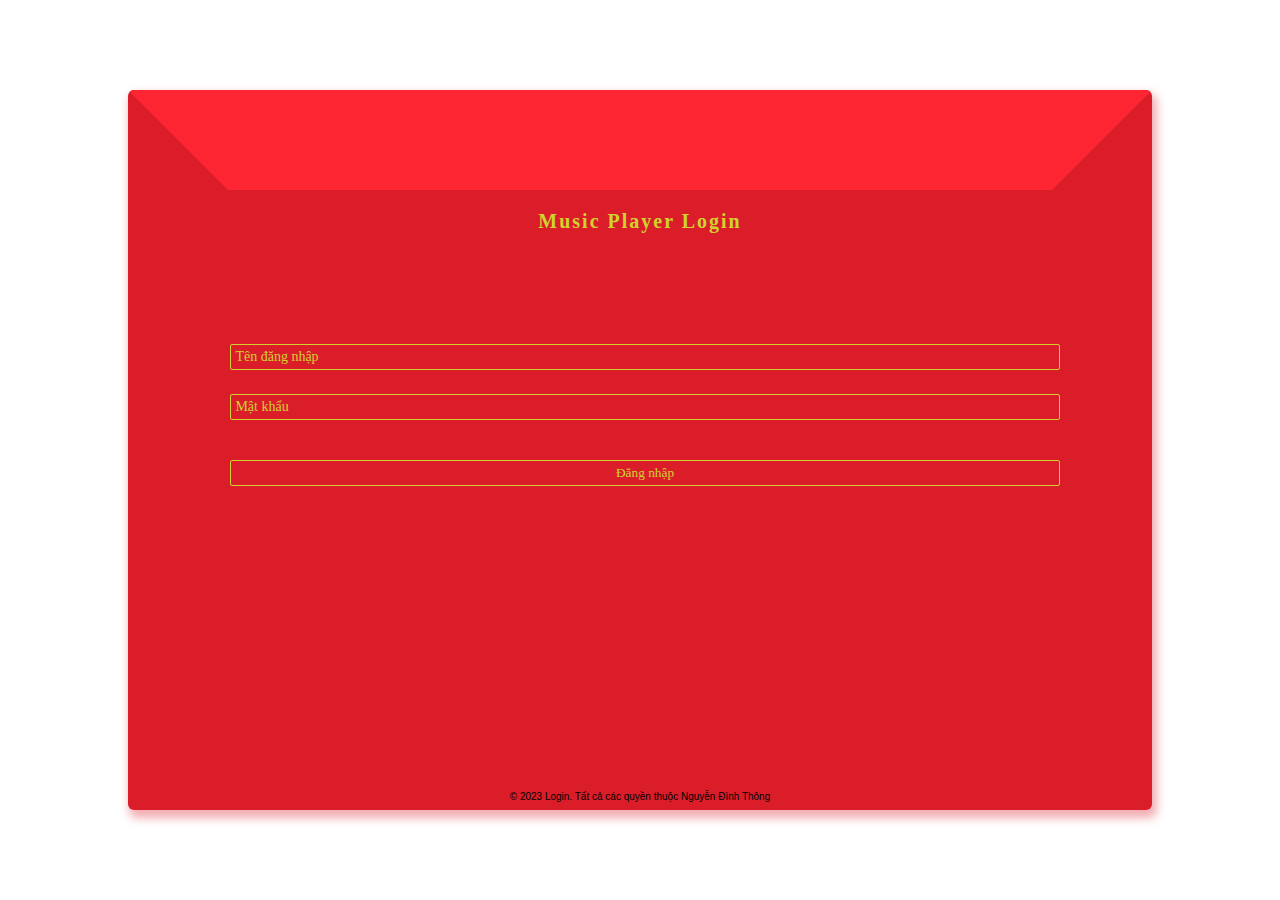
<file: index.html>
<!DOCTYPE html>
<html lang="en">

<head>
    <meta charset="UTF-8">
    <meta http-equiv="X-UA-Compatible" content="IE=edge">
    <meta name="viewport" content="width=device-width, initial-scale=1.0">
    <link rel="icon" type="image/x-icon" href="./assets/img/logo_name.png">
    <title>Login</title>
    <link rel="stylesheet" href="./assets/css/base.css">
    <link rel="stylesheet" href="./assets/css/style.css">
</head>

<body>
    <div class="wrapper">
        <div class="app">
            <header class="header">
                <h1 class="heading">Music Player Login</h1>
            </header>
            <div id="login" class="login">
                <div class="login-item">
                    <input id="account" class="account" type="text" placeholder="Tên đăng nhập">
                    <p id="message-account" class="message"></p>
                </div>
                <div class="login-item">
                    <input id="password" class="password" type="password" placeholder="Mật khẩu">
                    <p id="message-password" class="message"></p>
                </div>
                <p id="message-wrongInformation" class="message wrongInformation"></p>
                <button id="button" class="btn-submit">Đăng nhập</button>
            </div>
            <p class="footer">© 2023 Login. Tất cả các quyền thuộc Nguyễn Đình Thông</p>
        </div>
    </div>

    <script src="./javaScript/main.js"></script>
</body>

</html>
</file>
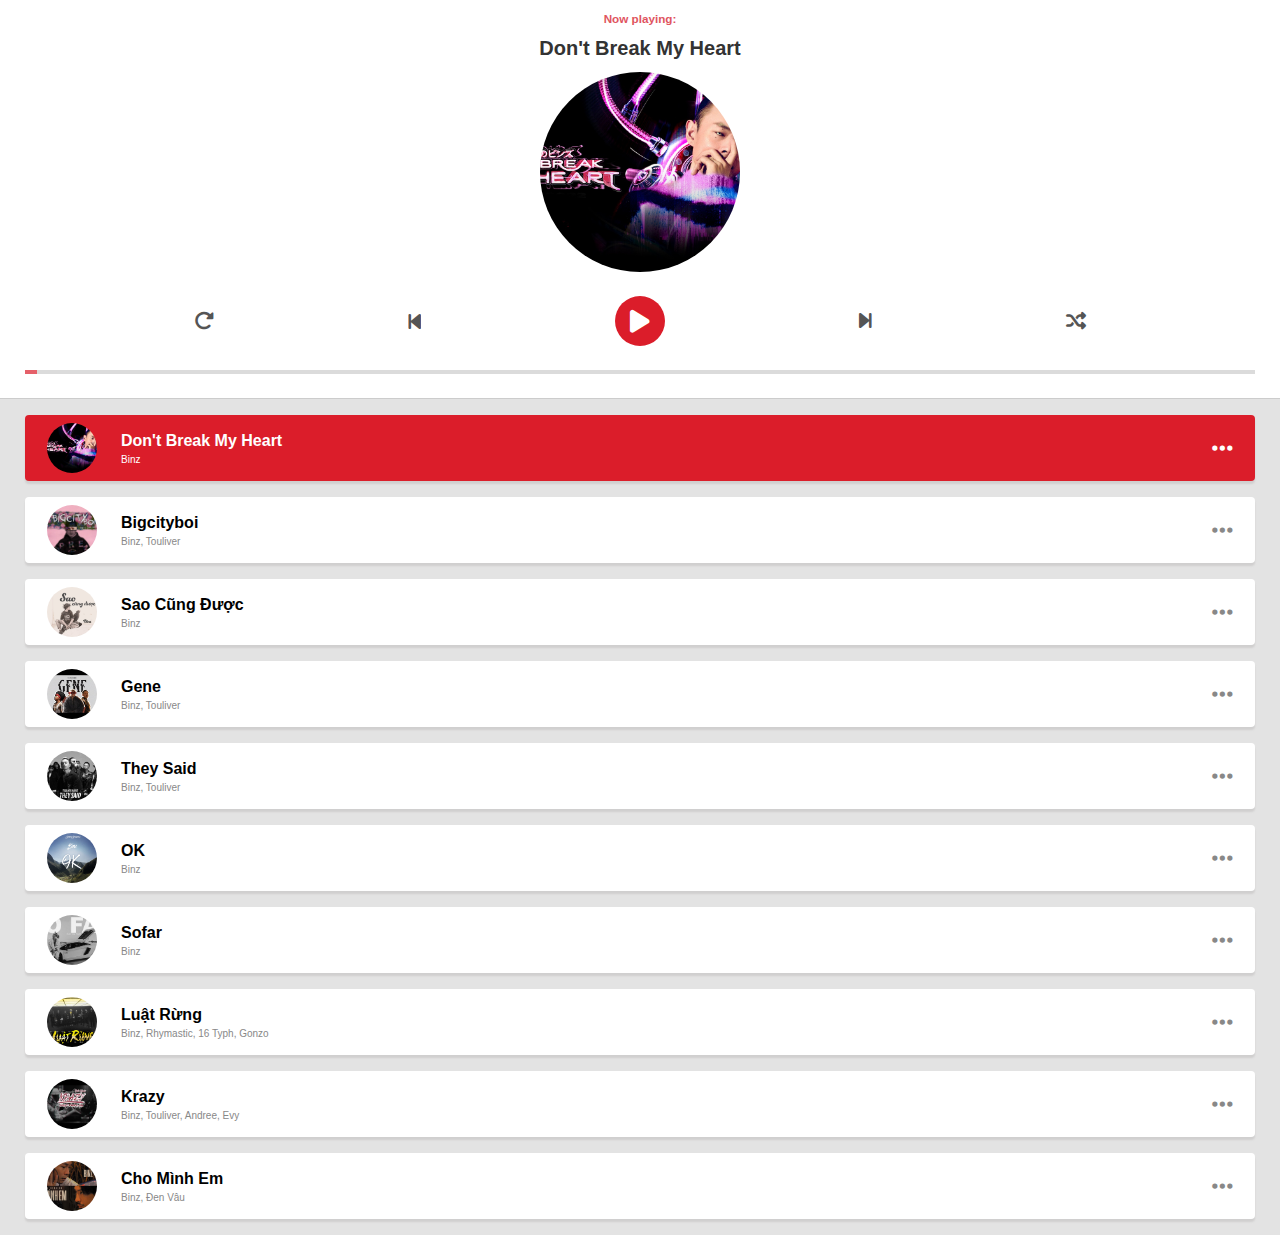
<file: musicPlayer.html>
<!DOCTYPE html>
<html lang="en">

<head>
    <meta charset="UTF-8">
    <meta http-equiv="X-UA-Compatible" content="IE=edge">
    <meta name="viewport" content="width=device-width, initial-scale=1.0">
    <link rel="icon" type="image/x-icon" href="./assets/img/logo_name.png">
    <title>Music Player</title>
    <link rel="stylesheet" href="./assets/fonts/fontawesome-free-6.2.1-web/css/all.min.css">
    <link rel="stylesheet" href="./assets/css/base.css">
    <link rel="stylesheet" href="./assets/css/musicPlayerStyle.css">
</head>

<body>
    <div class="wrapper">
        <div class="music-play">
            <h3 class="now-playing">Now playing: </h3>
            <h1 class="now-playing-header">String 57th & 9th</h1>
            <div class="now-playing-music-img"></div>
            <nav class="nav">
                <ul class="nav-list">
                    <li class="nav-item btn-agian"><i class="fa-solid fa-rotate-right"></i></li>
                    <li class="nav-item back-song nav-item-forward-left"><i class="fa-solid fa-forward-step"></i></li>
                    <li class="nav-item nav-item-play"><i class="fa-solid fa-play player"></i></li>
                    <li class="nav-item next-song"><i class="fa-solid fa-forward-step"></i></li>
                    <li class="nav-item btn-random"><i class="fa-sharp fa-solid fa-shuffle"></i></li>
                </ul>
            </nav>
            <input id="myRange" class="now-playing-line" type="range" value="0" step="1" min="0" max="100">
            <audio id="audio" src=""></audio>
        </div>
        <div class="music-warehouse">
            <ul class="music-list"></ul>
        </div>

    </div>

    <script src="./javaScript/musicPlayeLogic.js"></script>
</body>

</html>
</file>
<file: assets/css/base.css>
:root {
    --line-width: calc(100vw - 50px);
    --music-img-width: 50px; 
    --music-img-height: 50px; 
}

* {
    padding: 0;
    margin: 0;
    box-sizing: inherit;
    -webkit-tap-highlight-color: transparent;
}

html {
    font-size: 62.5%;
    font-family:  'Calibri', 'Trebuchet MS', sans-serif ;
}
</file>
<file: assets/css/style.css>
:root {
    --primary-background-color: #db1d2a;
    --primary-text-color: #d1d22d;
}

* {
    -webkit-tap-highlight-color: transparent;
}

.wrapper {
    width: 100vw;
    height: 100vh;
    display: flex;
    flex-direction: column;
    justify-content: center;
    align-items: center;
    font-family: 'Times New Roman', Times, serif;
}

.app {
    width: 80vw;
    height: 80vh;
    display: flex;
    flex-direction: column;
    justify-content: space-evenly;
    align-items: center;
    background-color: var(--primary-background-color);
    border-radius: 6px;
    box-shadow: 3px 6px 10px 2px #db1d2a5e;
    position: relative;
}
.app::before {
    content: "";
    position: absolute;
    top: 0;
    left: 0;
    right: 0;
    border-style: solid;
    border-width: 100px 100px 100px 100px;
    border-color: #ff2634 transparent transparent transparent;
    border-top-left-radius: 6px;
    border-top-right-radius: 6px;
}


.header{ 
    flex: 1;
}

.heading {
    margin-top: 120px;
    color: var(--primary-text-color);
    letter-spacing: 2px;
    text-align: center;
}

.login {
    width: 80%;
    flex: 2;
}

.account,
.password,
.btn-submit {
    width: 100%;
    height: 24px;
    margin-top: 20px;
    padding: 0 4px;
    outline: none;
    border-radius: 2px;
    border: var(--primary-text-color) solid 1px;
    color: var(--primary-text-color);
    background-color: #db1d2a;
    font-family: inherit;
}

.account::placeholder,
.password::placeholder {
    font-size: 1.4rem;
    font-family: inherit;
    color: var(--primary-text-color);
}


.account:focus,
.password:focus {
    opacity: 0.8;   
}

.message {
    font-size: 1.2rem;
    color: var(--primary-text-color);
    margin-top: 4px;
}

.wrongInformation {
    margin-top: 20px;
    text-align: center;
}

.footer {
    color: #000;
    font-size: 1rem;
    margin-bottom: 8px;
    font-family:  'Calibri', 'Trebuchet MS', sans-serif ;
    text-align: center;
}
</file>
<file: assets/css/musicPlayerStyle.css>
.music-play {
    display: flex;
    flex-direction: column;
    align-items: center;
    justify-content: space-evenly;
    background-color: white;
    border-bottom: 1px solid #ccc;
    position: fixed;
    top: 0;
    left: 0;
    right: 0;
}

.now-playing,
.now-playing-header, 
.now-playing-music-img,
.nav {
    margin-top: 12px;
}

.now-playing {
    color: #df555f;
}

.now-playing-header {
    color: #333;
}

.now-playing-music-img {
    background-image: url('https://media.vov.vn/sites/default/files/styles/large/public/2022-11/dscf1362.jpg');
    background-position: center;
    background-repeat: no-repeat;
    background-size: cover;
    width: 200px;
    height: 200px;
    border-radius: 50%;
}

.nav {
    margin-top: 24px;
}

.nav-list {
    width: 100vw;
    list-style-type: none;
    display: flex;
    justify-content: space-evenly;
    align-items: center;
}

.nav-item {
    cursor: pointer;
}

.nav-item:hover {
    opacity: 0.7;
}

.nav-item i {
    font-size: 2rem;
    color: #555;
}

.nav-item-forward-left i {
    transform: rotate(0.5turn);
}

.nav-item-play {
    width: 50px;
    height: 50px;
    display: flex;
    justify-content: center;
    align-items: center;
    border-radius: 50%;
    background-color:#db1d2a; 
}
.nav-item-play i {
    color: white;
    font-size: 2.6rem;
}

.btn-agian.color i,
.btn-random.color i {
    color: #f35b5b;
}



.now-playing-line {
    appearance: none;
    width: var(--line-width);
    height: 4px;
    background-color: #ccc;
    margin: 24px 0;
    outline: none;
    transition: opacity 0.2s;
    opacity: 0.7;
    cursor: pointer;
}

.now-playing-line:hover {
    opacity: 1;
}

.now-playing-line::-webkit-slider-thumb {
    -webkit-appearance: none;
    appearance: none;
    width: 12px;
    height: 4px;
    background: #db1d2a;
}

.now-playing-line::-moz-range-thumb {
    width: 12px;
    height: 4px;
    background: #db1d2a;
}

.music-warehouse {
    display: flex;
    justify-content: center;
    background-color: #e3e3e3;
}

.music-list {
    width: var(--line-width);
    list-style-type: none;
}

.music-item {
    display: flex;
    justify-content: space-between;
    align-items: center;
    background-color: white;
    padding: 8px 0;
    margin: 16px 0;
    border-radius: 4px;
    box-shadow: 0 3px 2px rgb(208, 207, 207);
    cursor: pointer;
}

.music-item.active {
    background-color: #db1d2a;
    cursor: unset;
}

.music-item.active .music-name,
.music-item.active .music-singer,
.music-item.active .music-band, 
.music-item.active .music-ellipsis {
    color: #fff;
}

.music-item.active .music-ellipsis {
    cursor: pointer;
}

.music-img {
    width: var(--music-img-width);
    height: var(--music-img-height);
    background-image: url('https://media.vov.vn/sites/default/files/styles/large/public/2022-11/dscf1362.jpg');
    background-position: center;
    background-repeat: no-repeat;
    background-size: cover;
    border-radius: 50%;
    margin-left: 22px;
}

.music-information {
    flex: 1;
    margin: 0 24px;
}

.music-name {
    font-size: 1.6rem;
    color: black;
    font-weight: 700;
    padding-bottom: 4px;
}

.music-singer,
.music-band {
    color: #888;
}

.music-ellipsis {
    margin-right: 22px;
    font-size: 2.4rem;
    color: #888;
}

.music-ellipsis:hover {
    opacity: 0.6;
}
</file>
